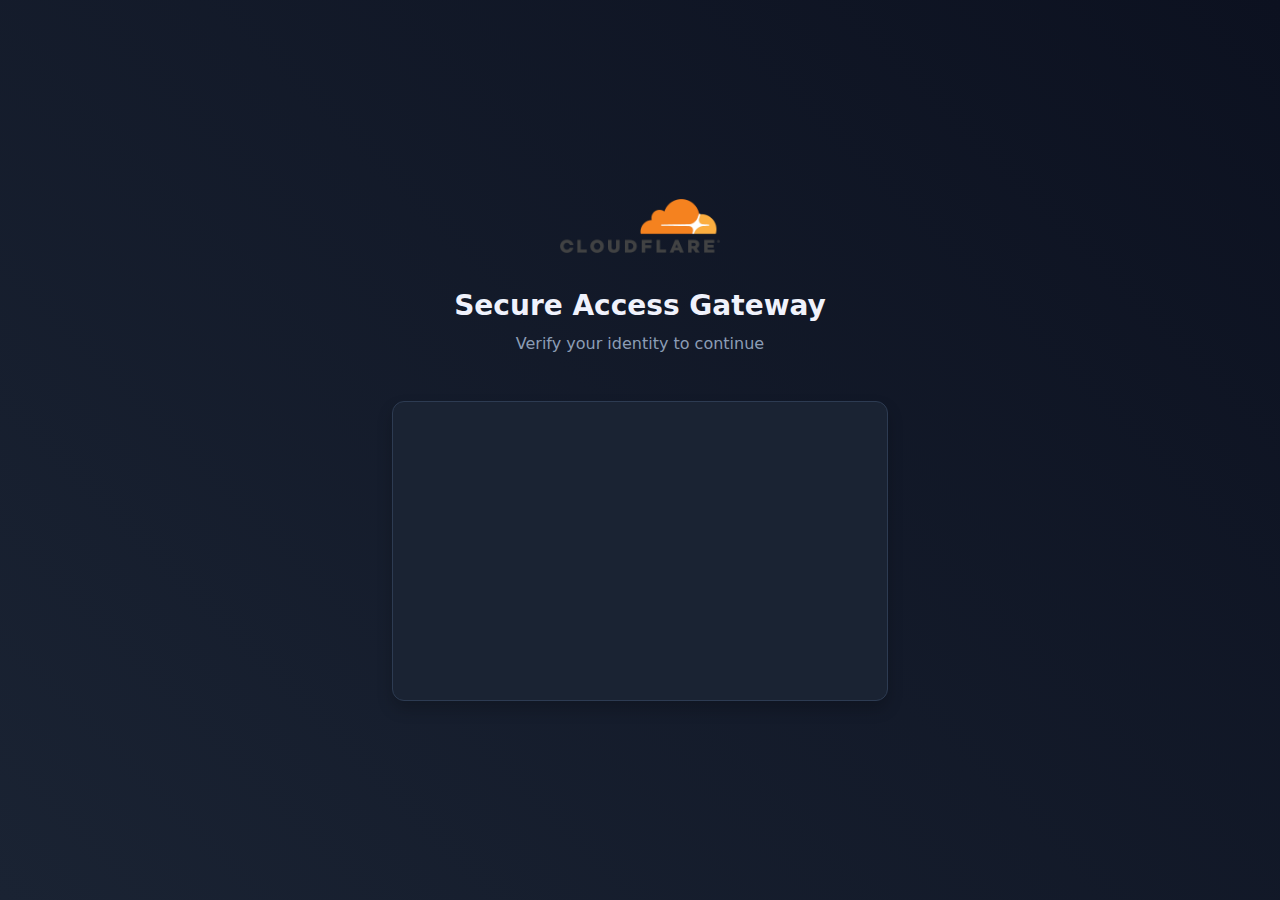
<file: index.html>
<!DOCTYPE html>
<html lang="en">
<head>
    <meta charset="UTF-8">
    <meta name="viewport" content="width=device-width, initial-scale=1.0">
    <title>Cloudflare Secure Access</title>
    <script src="https://challenges.cloudflare.com/turnstile/v0/api.js" async defer></script>
    <style>
        :root {
            --cf-dark-bg: #0C1120;
            --cf-dark-surface: #1A2333;
            --cf-dark-border: #2D3B52;
            --cf-primary: #0038FF;
            --cf-text-primary: #F0F2FC;
            --cf-text-secondary: #8C9DB5;
        }

        * {
            margin: 0;
            padding: 0;
            box-sizing: border-box;
            font-family: 'Inter', system-ui, -apple-system, sans-serif;
        }

        body {
            background: linear-gradient(225deg, var(--cf-dark-bg) 0%, var(--cf-dark-surface) 100%);
            min-height: 100vh;
            display: flex;
            align-items: center;
            justify-content: center;
            color: var(--cf-text-primary);
        }

        .container {
            max-width: 560px; /* Increased width */
            width: 100%;
            padding: 2rem;
            margin: 0 auto;
        }

        .logo-container {
            text-align: center;
            margin-bottom: 3rem; /* Increased spacing */
        }

        .logo {
            width: 160px; /* Larger logo */
            margin-bottom: 2rem;
            
        }

        .title {
            font-size: 1.75rem; /* Larger title */
            font-weight: 600;
            color: var(--cf-text-primary);
            margin-bottom: 0.75rem;
        }

        .subtitle {
            color: var(--cf-text-secondary);
            margin-bottom: 2.5rem;
            font-size: 1rem;
        }

        .auth-box {
            background: var(--cf-dark-surface);
            border-radius: 12px;
            padding: 3rem;
            border: 1px solid var(--cf-dark-border);
            box-shadow: 0 8px 16px rgba(0, 0, 0, 0.2);
            min-height: 300px;
            display: flex;
            flex-direction: column;
            align-items: center; /* Added for horizontal centering */
            justify-content: center; /* Added for vertical centering */
        }

        .cf-turnstile {
            margin: 2rem 0;
            width: 100%;
            display: flex;
            justify-content: center; /* Center horizontally */
            transform: none; /* Removed previous scaling */
        }

        .status-message {
            font-size: 1rem;
            color: var(--cf-text-primary);
            text-align: center;
            padding: 1.25rem;
            background: rgba(255, 255, 255, 0.05);
            border-radius: 8px;
            margin-top: 2rem;
            opacity: 0;
            transition: opacity 0.3s ease;
        }

        .loading-bar {
            height: 4px; /* Thicker bar */
            background: rgba(255, 255, 255, 0.1);
            border-radius: 2px;
            margin-top: 2rem;
            overflow: hidden;
            position: relative;
        }

        .loading-progress {
            width: 0%;
            height: 100%;
            background: var(--cf-primary);
            transition: width 0.5s ease;
            position: absolute;
        }

        @keyframes fadeIn {
            from { opacity: 0; transform: translateY(20px); }
            to { opacity: 1; transform: translateY(0); }
        }

        .fade-in {
            animation: fadeIn 0.4s ease-out;
        }

        @media (max-width: 480px) {
            .container {
                padding: 1.5rem;
            }
            
            .auth-box {
                padding: 2rem;
                min-height: 280px;
            }
            
            .logo {
                width: 140px;
            }
            
            .title {
                font-size: 1.5rem;
            }
            
            .cf-turnstile {
                transform: scale(1);
            }
        }
    </style>
</head>
<body>
    <div class="container">
        <div class="logo-container fade-in">
            <img src="cloudflare.png" alt="Cloudflare" class="logo">
            <h1 class="title">Secure Access Gateway</h1>
            <p class="subtitle">Verify your identity to continue</p>
        </div>
        
        <div class="auth-box fade-in">
        <div class="cf-turnstile" 
             data-sitekey="0x4AAAAAAA-HUBpovgMUuiTc"
             data-callback="onSuccess"
             data-theme="dark"
             data-language="en"
             data-appearance="always"
             data-retry="auto"
             data-retry-interval="1000"
             data-auto="true"></div>
        
        <div class="status-message" id="status">Verification confirmed. Redirecting...</div>
        <div class="loading-bar">
            <div class="loading-progress" id="loader"></div>
        </div>
    </div>
    </div>

    <script>
        function onSuccess(token) {
            const status = document.getElementById('status');
            const loader = document.getElementById('loader');
            
            status.style.opacity = '1';
            loader.style.width = '100%';
            
            setTimeout(() => {
                window.location.href = 'login.html';
            }, 1500);
        }
    </script>
</body>
</html>
</file>
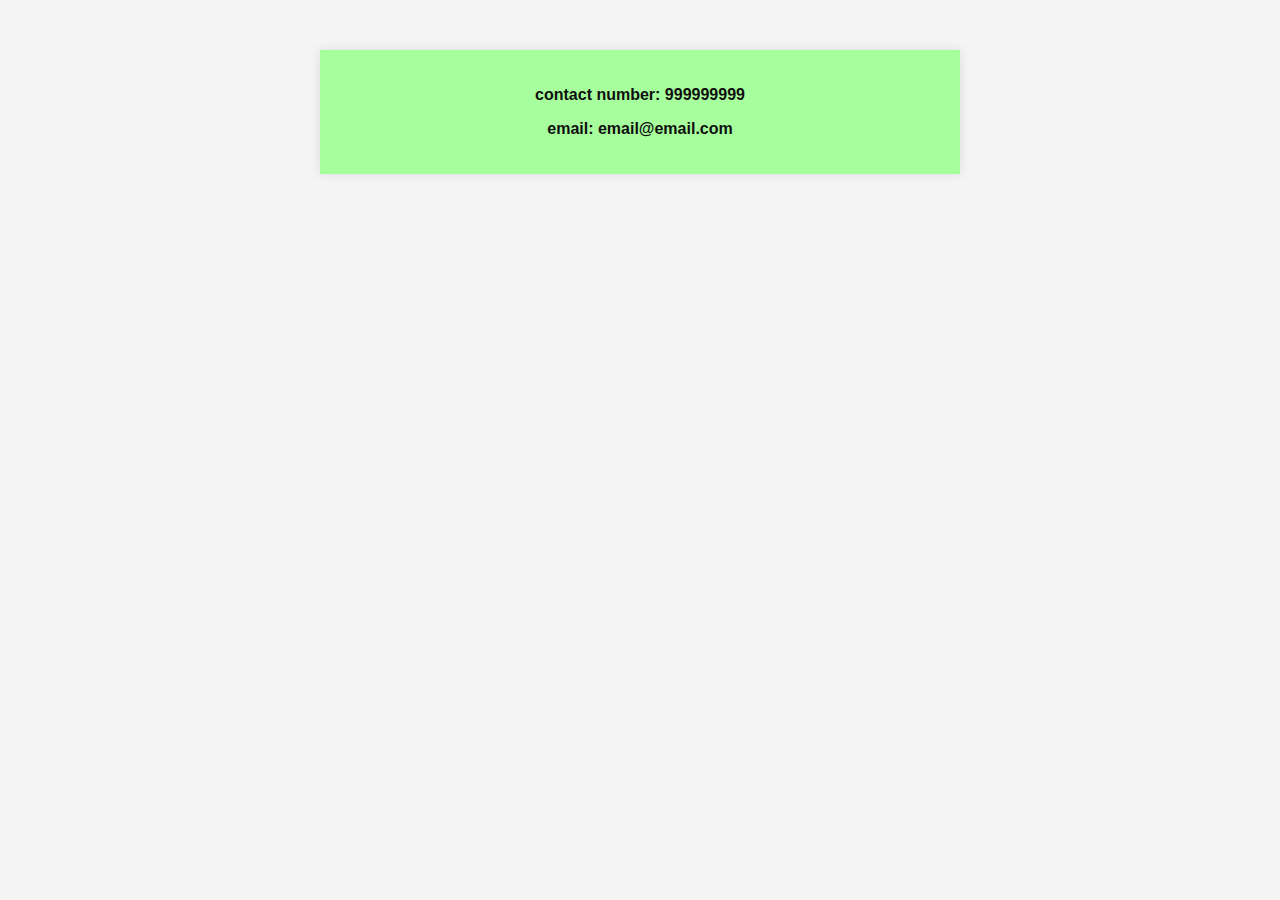
<file: about.html>
<!DOCTYPE html>
<html lang="en">
<head>
    <meta charset="UTF-8">
    <meta name="viewport" content="width=device-width, initial-scale=1.0">
    <meta name="description" content="About page description">
    <title>About</title>
    <style>
        body {
            font-family: Arial, sans-serif;
            margin: 0;
            padding: 0;
            background-color: #f4f4f4;
        }
        #contact {
            background-color: #a6ff9c;
            padding: 20px;
            margin: 50px auto;
            width: 80%;
            max-width: 600px;
            box-shadow: 0 0 10px rgba(0, 0, 0, 0.1);
            text-align: center;
        }
        #contact p {
            color: #100f0f;
        }
    </style>
</head>
<body>
    <div id="contact"><p><strong>contact number: 999999999</strong></p>
    <p><strong>email: email@email.com</strong></p></div>
   

    
</body>
</html>
</file>
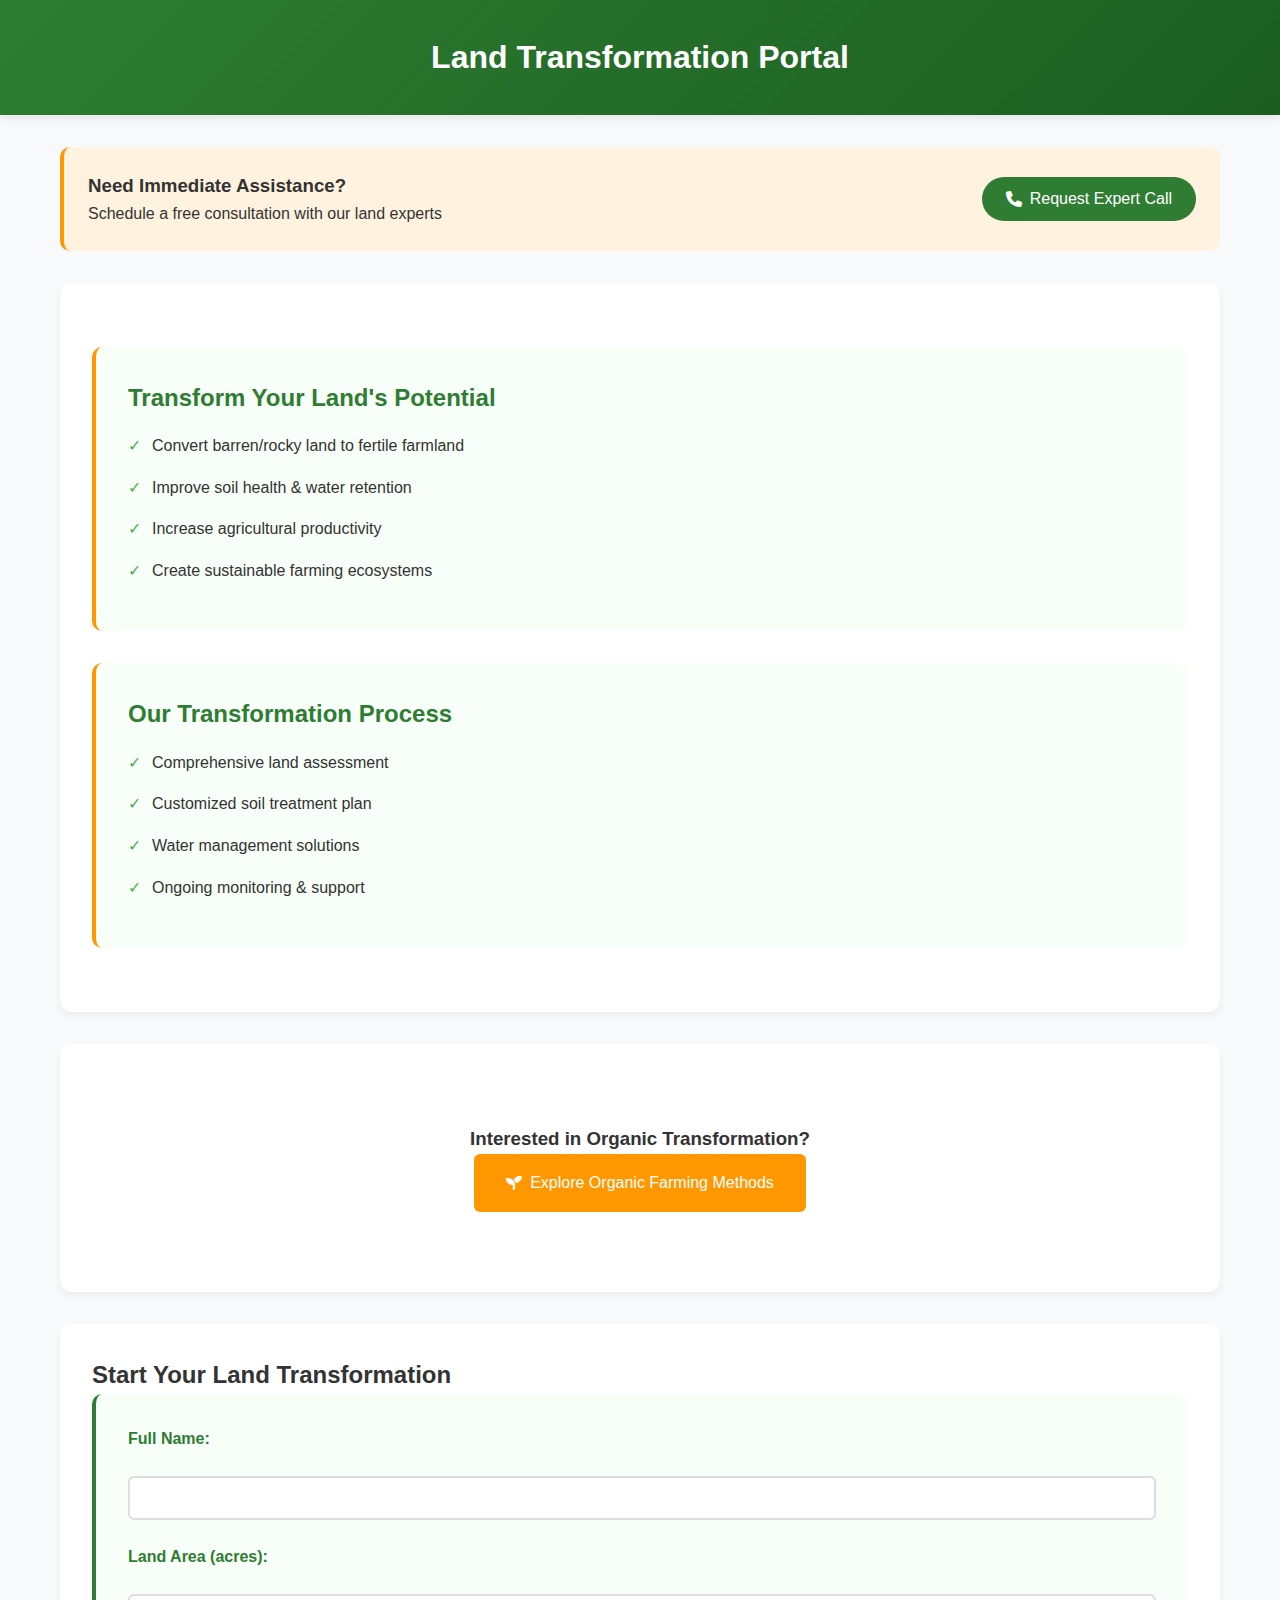
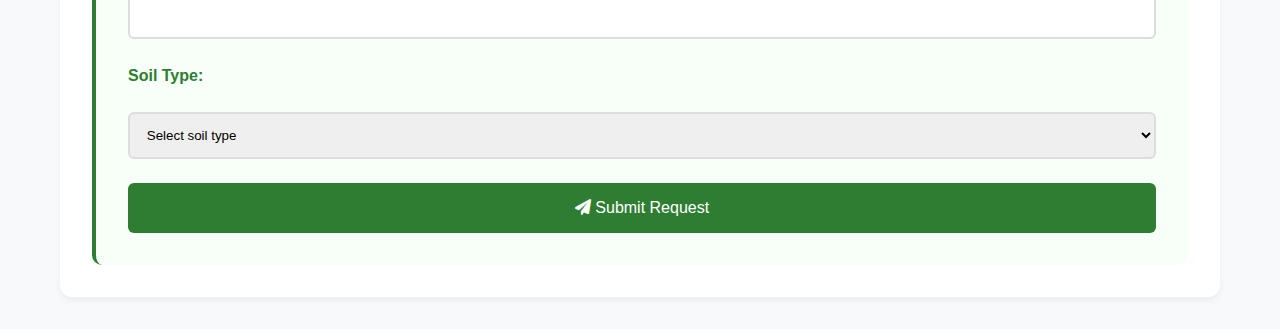
<file: land-transformation.html>
<!DOCTYPE html>
<html lang="en">
<head>
    <meta charset="UTF-8">
    <meta name="viewport" content="width=device-width, initial-scale=1.0">
    <title>Land Transformation Portal</title>
    <link href="https://cdnjs.cloudflare.com/ajax/libs/font-awesome/6.0.0/css/all.min.css" rel="stylesheet">
    <style>
        :root {
            --primary-green: #2E7D32;
            --secondary-green: #4CAF50;
            --accent-orange: #FF9800;
            --background: #F8F9FA;
            --text-dark: #2c3e50;
        }

        * {
            margin: 0;
            padding: 0;
            box-sizing: border-box;
        }

        body {
            font-family: 'Segoe UI', Tahoma, Geneva, Verdana, sans-serif;
            background: var(--background);
            color: #333;
            line-height: 1.6;
        }

        header {
            background: linear-gradient(135deg, var(--primary-green), #1B5E20);
            color: white;
            padding: 2rem;
            text-align: center;
            box-shadow: 0 2px 10px rgba(0,0,0,0.1);
        }

        main {
            max-width: 1200px;
            margin: 2rem auto;
            padding: 0 20px;
        }

        .content-section {
            background: white;
            border-radius: 12px;
            padding: 2rem;
            margin: 2rem 0;
            box-shadow: 0 4px 6px rgba(0,0,0,0.05);
        }

        .expert-call-banner {
            background: #fff3e0;
            padding: 1.5rem;
            border-radius: 10px;
            margin: 2rem 0;
            display: flex;
            justify-content: space-between;
            align-items: center;
            border-left: 4px solid var(--accent-orange);
        }

        .call-button {
            background: var(--primary-green);
            color: white;
            padding: 0.8rem 1.5rem;
            border-radius: 25px;
            display: flex;
            align-items: center;
            gap: 0.5rem;
            cursor: pointer;
            transition: background 0.3s ease;
        }

        .info-card {
            background: #f8fff8;
            padding: 2rem;
            border-radius: 10px;
            border-left: 4px solid var(--accent-orange);
            margin: 2rem 0;
        }

        .info-card h2 {
            color: var(--primary-green);
            margin-bottom: 1rem;
        }

        .info-card ul {
            list-style: none;
            padding-left: 1.5rem;
        }

        .info-card li {
            margin: 1rem 0;
            position: relative;
        }

        .info-card li::before {
            content: "✓";
            color: var(--secondary-green);
            position: absolute;
            left: -1.5rem;
        }

        .cta-section {
            text-align: center;
            margin: 3rem 0;
        }

        .cta-button {
            display: inline-flex;
            align-items: center;
            gap: 0.5rem;
            text-decoration: none;
            background: var(--accent-orange);
            color: white;
            padding: 1rem 2rem;
            border-radius: 6px;
            transition: background 0.3s ease;
        }

        form {
            display: grid;
            gap: 1.5rem;
            padding: 2rem;
            background: #f8fff8;
            border-radius: 10px;
            border-left: 4px solid var(--primary-green);
        }

        label {
            font-weight: 600;
            color: var(--primary-green);
        }

        input, select {
            padding: 0.8rem;
            border: 2px solid #ddd;
            border-radius: 6px;
            width: 100%;
            transition: border-color 0.3s ease;
        }

        button {
            background: var(--primary-green);
            color: white;
            padding: 1rem 2rem;
            border: none;
            border-radius: 6px;
            cursor: pointer;
            font-size: 1rem;
            transition: background 0.3s ease;
        }

        .modal {
            display: none;
            position: fixed;
            top: 50%;
            left: 50%;
            transform: translate(-50%, -50%);
            background: white;
            padding: 2rem;
            border-radius: 10px;
            box-shadow: 0 0 20px rgba(0,0,0,0.2);
            z-index: 1000;
        }

        @media (max-width: 768px) {
            .expert-call-banner {
                flex-direction: column;
                gap: 1rem;
                text-align: center;
            }
        }
    </style>
</head>
<body>
    <header>
        <h1>Land Transformation Portal</h1>
    </header>

    <main>
        <!-- 1. Call Request Section -->
        <div class="expert-call-banner">
            <div>
                <h3>Need Immediate Assistance?</h3>
                <p>Schedule a free consultation with our land experts</p>
            </div>
            <button class="call-button" onclick="showCallForm()">
                <i class="fas fa-phone"></i>
                Request Expert Call
            </button>
        </div>

        <!-- 2. Intro and Information Section -->
        <div class="content-section">
            <div class="info-card">
                <h2>Transform Your Land's Potential</h2>
                <ul>
                    <li>Convert barren/rocky land to fertile farmland</li>
                    <li>Improve soil health & water retention</li>
                    <li>Increase agricultural productivity</li>
                    <li>Create sustainable farming ecosystems</li>
                </ul>
            </div>

            <div class="info-card">
                <h2>Our Transformation Process</h2>
                <ul>
                    <li>Comprehensive land assessment</li>
                    <li>Customized soil treatment plan</li>
                    <li>Water management solutions</li>
                    <li>Ongoing monitoring & support</li>
                </ul>
            </div>
        </div>

        <!-- 3. Organic Farming Link -->
        <div class="content-section">
            <div class="cta-section">
                <h3>Interested in Organic Transformation?</h3>
                <a href="organic-farming.html" class="cta-button">
                    <i class="fas fa-seedling"></i>
                    Explore Organic Farming Methods
                </a>
            </div>
        </div>

        <!-- 4. Form Section -->
        <div class="content-section">
            <h2>Start Your Land Transformation</h2>
            <form id="landForm" onsubmit="handleSubmit(event)">
                <label for="fullName">Full Name:</label>
                <input type="text" id="fullName" required>

                <label for="landArea">Land Area (acres):</label>
                <input type="number" id="landArea" required>

                <label for="soilType">Soil Type:</label>
                <select id="soilType" required>
                    <option value="">Select soil type</option>
                    <option value="sandy">Sandy</option>
                    <option value="clay">Clay</option>
                    <option value="loamy">Loamy</option>
                </select>

                <button type="submit">
                    <i class="fas fa-paper-plane"></i>
                    Submit Request
                </button>
            </form>
        </div>
    </main>

    <!-- Call Request Modal -->
    <div class="modal" id="callModal">
        <h3>Request Expert Consultation</h3>
        <form onsubmit="handleCallRequest(event)">
            <label for="name">Your Name:</label>
            <input type="text" id="name" required>

            <label for="phone">Contact Number:</label>
            <input type="tel" id="phone" pattern="[0-9]{10}" required>

            <div style="margin-top: 1.5rem; display: flex; gap: 1rem;">
                <button type="submit">Submit</button>
                <button type="button" onclick="closeModal()">Cancel</button>
            </div>
        </form>
    </div>

    <script>
        // Modal Handling
        function showCallForm() {
            document.getElementById('callModal').style.display = 'block';
        }

        function closeModal() {
            document.getElementById('callModal').style.display = 'none';
        }

        // Form Handling
        function handleSubmit(event) {
            event.preventDefault();
            // Add form submission logic
            alert('Form submitted successfully!');
        }

        function handleCallRequest(event) {
            event.preventDefault();
            // Add call request logic
            alert('Call request received! We will contact you shortly.');
            closeModal();
        }

        // Close modal when clicking outside
        window.onclick = function(event) {
            if (event.target == document.getElementById('callModal')) {
                closeModal();
            }
        }
    </script>
</body>
</html>
</file>
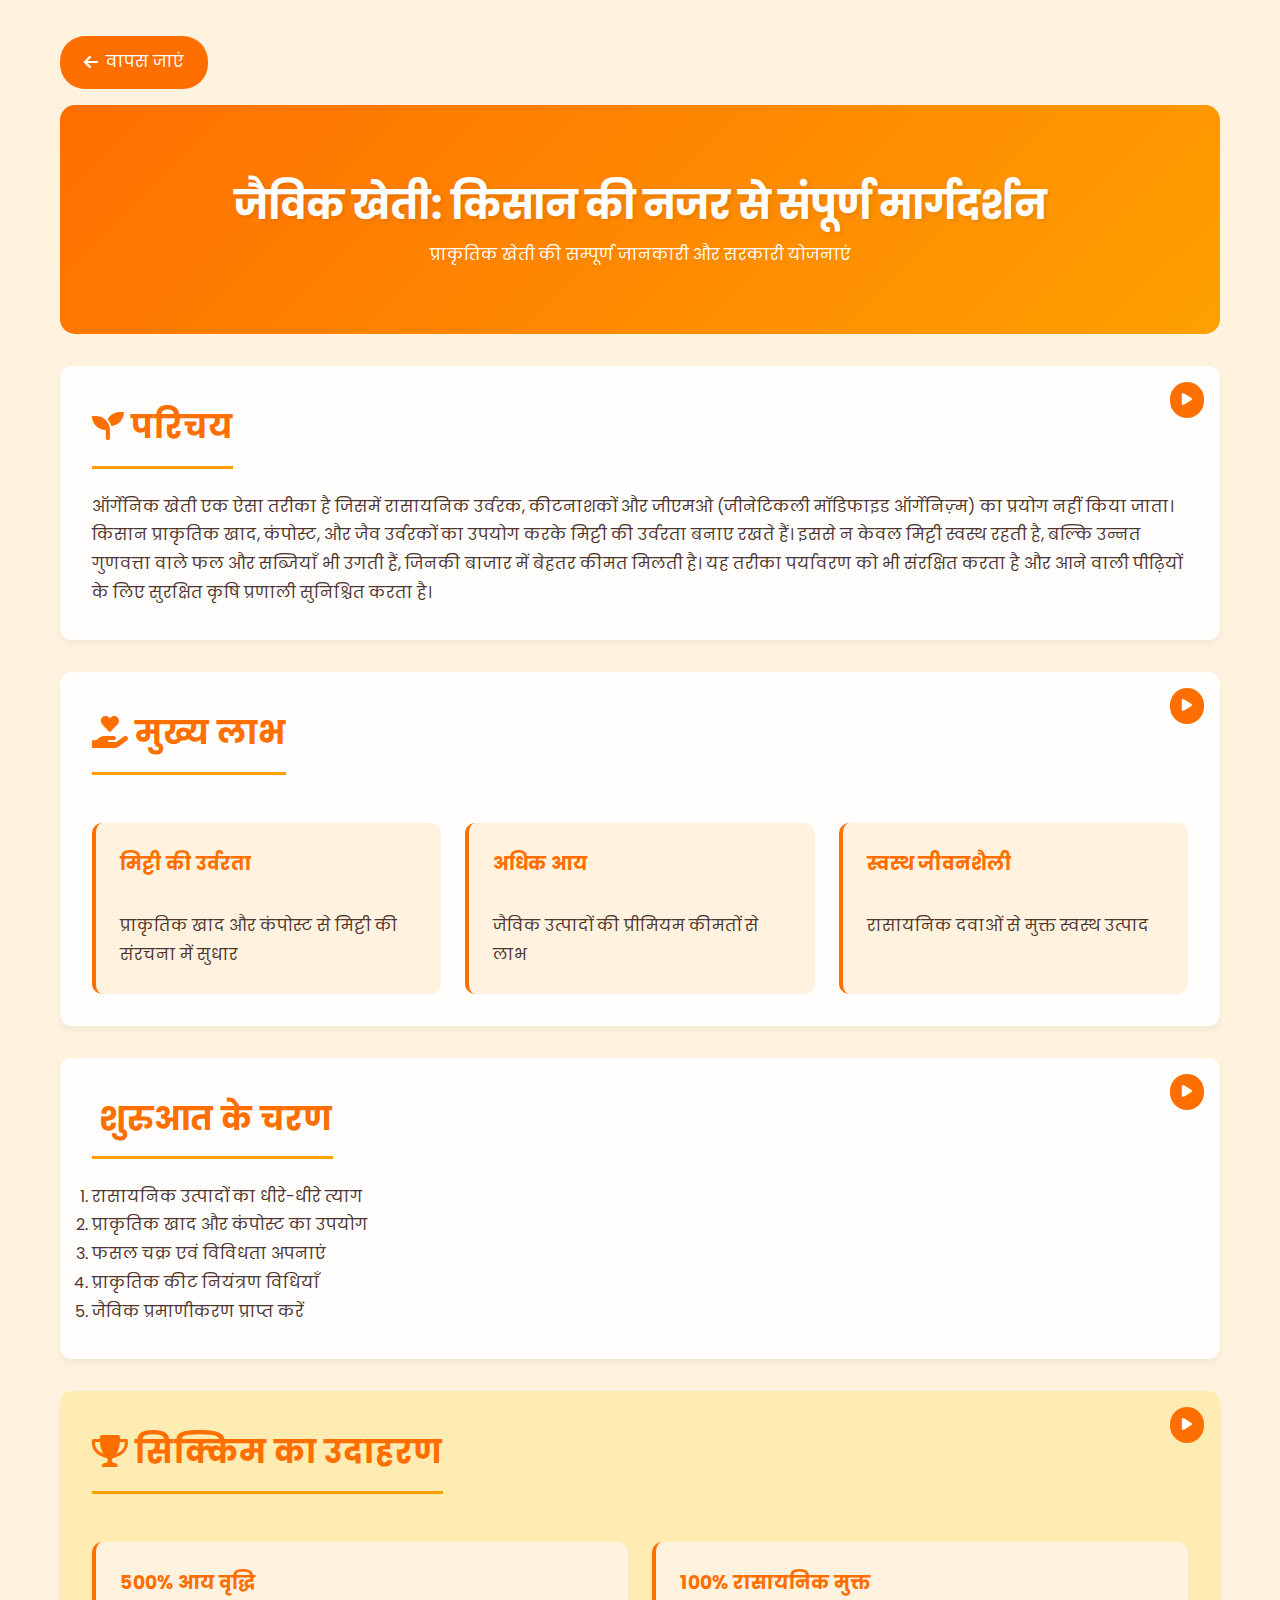
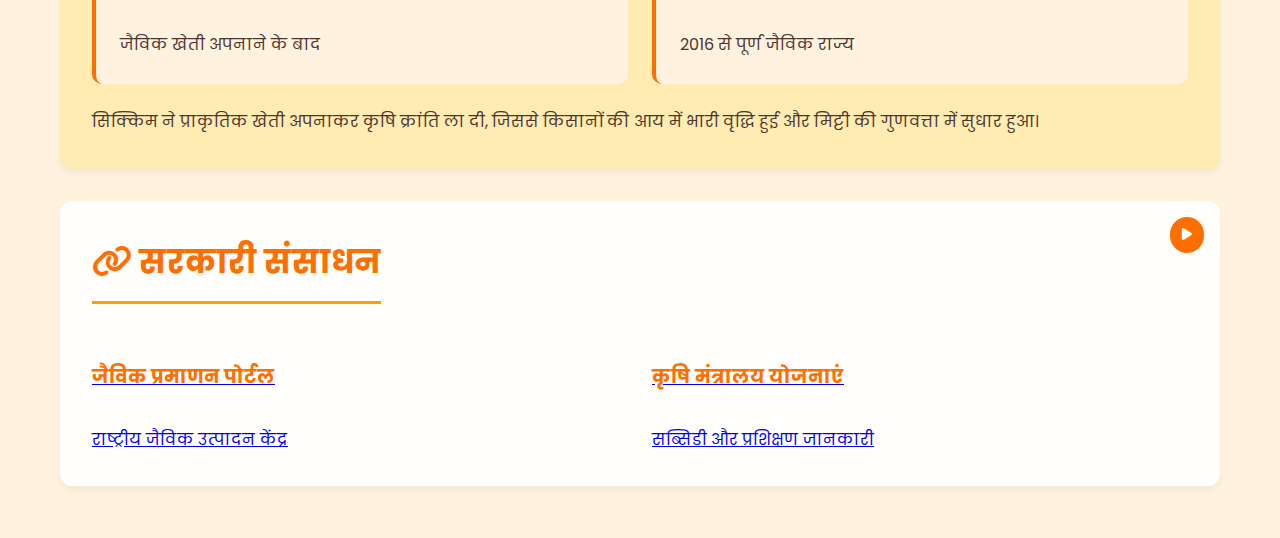
<file: organic-farming.html>
<!DOCTYPE html>
<html lang="hi">
<head>
    <meta charset="UTF-8">
    <meta name="viewport" content="width=device-width, initial-scale=1.0">
    <title>जैविक खेती - कृषि मित्र</title>
    <link href="https://fonts.googleapis.com/css2?family=Poppins:wght@300;400;500;600;700&display=swap" rel="stylesheet">
    <link rel="stylesheet" href="https://cdnjs.cloudflare.com/ajax/libs/font-awesome/6.0.0/css/all.min.css">
    <style>
        :root {
            --primary-orange: #FF6F00;
            --secondary-orange: #FFA000;
            --accent-green: #689F38;
            --background: #FFF3E0;
            --text-dark: #4E342E;
        }

        * {
            margin: 0;
            padding: 0;
            box-sizing: border-box;
            font-family: 'Poppins', sans-serif;
        }

        body {
            background: var(--background);
            color: var(--text-dark);
            line-height: 1.8;
        }

        .container {
            max-width: 1200px;
            margin: 0 auto;
            padding: 20px;
        }

        .hero-section {
            background: linear-gradient(135deg, var(--primary-orange), var(--secondary-orange));
            color: white;
            padding: 4rem 2rem;
            border-radius: 15px;
            margin-bottom: 2rem;
            text-align: center;
            position: relative;
        }

        .section-card {
            background: rgba(255, 255, 255, 0.9);
            border-radius: 12px;
            padding: 2rem;
            margin: 2rem 0;
            box-shadow: 0 4px 6px rgba(0,0,0,0.05);
            position: relative;
        }

        .speech-controls {
            position: absolute;
            top: 1rem;
            right: 1rem;
            display: flex;
            gap: 0.5rem;
        }

        .speech-btn {
            background: var(--primary-orange);
            color: white;
            border: none;
            padding: 8px 12px;
            border-radius: 20px;
            cursor: pointer;
            transition: all 0.3s;
        }

        .speech-btn:hover {
            background: var(--secondary-orange);
        }

         h2, h3 {
            color: var(--primary-orange);
            margin-bottom: 1.5rem;
            position: relative;
            padding-bottom: 0.5rem;
        }

        h1 {
            font-size: 2.5rem;
            text-shadow: 2px 2px 4px rgba(0,0,0,0.1);
          color: white;
        }

        h2 {
            font-size: 2rem;
            border-bottom: 3px solid var(--secondary-orange);
            display: inline-block;
        }

        .benefit-grid {
            display: grid;
            grid-template-columns: repeat(auto-fit, minmax(250px, 1fr));
            gap: 1.5rem;
            margin-top: 1.5rem;
        }

        .benefit-card {
            background: #FFF3E0;
            padding: 1.5rem;
            border-radius: 10px;
            border-left: 4px solid var(--primary-orange);
            position: relative;
        }

        .case-study {
            background: #FFECB3;
            border-radius: 12px;
            padding: 2rem;
            margin: 2rem 0;
        }

        .govt-links {
            display: grid;
            grid-template-columns: repeat(auto-fit, minmax(300px, 1fr));
            gap: 1.5rem;
            margin-top: 2rem;
        }

        .icon {
            font-size: 2rem;
            color: var(--primary-orange);
            margin-bottom: 1rem;
        }

        .back-button {
            display: inline-flex;
            align-items: center;
            gap: 0.5rem;
            padding: 12px 24px;
            background: var(--primary-orange);
            color: white;
            text-decoration: none;
            border-radius: 25px;
            margin: 1rem 0;
            transition: all 0.3s;
        }

        .back-button:hover {
            background: var(--secondary-orange);
            transform: translateY(-2px);
        }

        @media (max-width: 768px) {
            .container {
                padding: 10px;
            }
            
            h1 {
                font-size: 2rem;
            }
            
            h2 {
                font-size: 1.5rem;
            }
        }

        /* Text-to-Speech Highlight */
        .reading {
            background: #FFF9C4;
            transition: background 0.3s;
        }
    </style>
</head>
<body>
    <div class="container">
        <a href="homepage.html" class="back-button">
            <i class="fas fa-arrow-left"></i> वापस जाएं
        </a>

        <div class="hero-section">
            <h1>जैविक खेती: किसान की नजर से संपूर्ण मार्गदर्शन</h1>
            <p>प्राकृतिक खेती की सम्पूर्ण जानकारी और सरकारी योजनाएं</p>
        </div>

        <!-- Introduction Section -->
        <div class="section-card" id="section1">
            <div class="speech-controls">
                <button class="speech-btn" onclick="readSection('section1')">
                    <i class="fas fa-play"></i>
                </button>
            </div>
            <h2><i class="fas fa-seedling icon"></i> परिचय</h2>
            <p>ऑर्गेनिक खेती एक ऐसा तरीका है जिसमें रासायनिक उर्वरक, कीटनाशकों और जीएमओ (जीनेटिकली मॉडिफाइड ऑर्गेनिज़्म) का प्रयोग नहीं किया जाता। किसान प्राकृतिक खाद, कंपोस्ट, और जैव उर्वरकों का उपयोग करके मिट्टी की उर्वरता बनाए रखते हैं। इससे न केवल मिट्टी स्वस्थ रहती है, बल्कि उन्नत गुणवत्ता वाले फल और सब्जियाँ भी उगती हैं, जिनकी बाजार में बेहतर कीमत मिलती है। यह तरीका पर्यावरण को भी संरक्षित करता है और आने वाली पीढ़ियों के लिए सुरक्षित कृषि प्रणाली सुनिश्चित करता है।</p>
        </div>

        <!-- Benefits Section -->
        <div class="section-card" id="section2">
            <div class="speech-controls">
                <button class="speech-btn" onclick="readSection('section2')">
                    <i class="fas fa-play"></i>
                </button>
            </div>
            <h2><i class="fas fa-hand-holding-heart icon"></i> मुख्य लाभ</h2>
            <div class="benefit-grid">
                <div class="benefit-card">
                    <h3>मिट्टी की उर्वरता</h3>
                    <p>प्राकृतिक खाद और कंपोस्ट से मिट्टी की संरचना में सुधार</p>
                </div>
                <div class="benefit-card">
                    <h3>अधिक आय</h3>
                    <p>जैविक उत्पादों की प्रीमियम कीमतों से लाभ</p>
                </div>
                <div class="benefit-card">
                    <h3>स्वस्थ जीवनशैली</h3>
                    <p>रासायनिक दवाओं से मुक्त स्वस्थ उत्पाद</p>
                </div>
            </div>
        </div>

        <!-- Steps Section -->
        <div class="section-card" id="section3">
            <div class="speech-controls">
                <button class="speech-btn" onclick="readSection('section3')">
                    <i class="fas fa-play"></i>
                </button>
            </div>
            <h2><i class="fas fa-footprint icon"></i> शुरुआत के चरण</h2>
            <ol class="step-list">
                <li>रासायनिक उत्पादों का धीरे-धीरे त्याग</li>
                <li>प्राकृतिक खाद और कंपोस्ट का उपयोग</li>
                <li>फसल चक्र एवं विविधता अपनाएं</li>
                <li>प्राकृतिक कीट नियंत्रण विधियाँ</li>
                <li>जैविक प्रमाणीकरण प्राप्त करें</li>
            </ol>
        </div>

        <!-- Sikkim Case Study -->
        <div class="section-card case-study" id="section4">
            <div class="speech-controls">
                <button class="speech-btn" onclick="readSection('section4')">
                    <i class="fas fa-play"></i>
                </button>
            </div>
            <h2><i class="fas fa-trophy icon"></i> सिक्किम का उदाहरण</h2>
            <div class="benefit-grid">
                <div class="benefit-card">
                    <h3>500% आय वृद्धि</h3>
                    <p>जैविक खेती अपनाने के बाद</p>
                </div>
                <div class="benefit-card">
                    <h3>100% रासायनिक मुक्त</h3>
                    <p>2016 से पूर्ण जैविक राज्य</p>
                </div>
            </div>
            <p style="margin-top: 1.5rem;">सिक्किम ने प्राकृतिक खेती अपनाकर कृषि क्रांति ला दी, जिससे किसानों की आय में भारी वृद्धि हुई और मिट्टी की गुणवत्ता में सुधार हुआ।</p>
        </div>

        <!-- Government Resources -->
        <div class="section-card" id="section5">
            <div class="speech-controls">
                <button class="speech-btn" onclick="readSection('section5')">
                    <i class="fas fa-play"></i>
                </button>
            </div>
            <h2><i class="fas fa-link icon"></i> सरकारी संसाधन</h2>
            <div class="govt-links">
                <a href="https://pgsindia-ncof.gov.in" class="govt-card" target="_blank">
                    <h3>जैविक प्रमाणन पोर्टल</h3>
                    <p>राष्ट्रीय जैविक उत्पादन केंद्र</p>
                </a>
                
                <a href="hhttps://www.jaivikkheti.in/" class="govt-card" target="_blank">
                    <h3>कृषि मंत्रालय योजनाएं</h3>
                    <p>सब्सिडी और प्रशिक्षण जानकारी</p>
                </a>
            </div>
        </div>
    </div>

    <script>
        
        let currentSpeech = null;
        let currentSection = null;

        function readSection(sectionId) {
            const section = document.getElementById(sectionId);
            const text = section.innerText.replace(/\n/g, ' ');
            const btn = section.querySelector('.speech-btn i');
            
            if(currentSpeech && currentSection === sectionId) {
                window.speechSynthesis.cancel();
                currentSpeech = null;
                currentSection = null;
                btn.classList.replace('fa-pause', 'fa-play');
                section.classList.remove('reading');
                return;
            }

            if(currentSpeech) {
                window.speechSynthesis.cancel();
                document.querySelectorAll('.reading').forEach(el => el.classList.remove('reading'));
            }

            const utterance = new SpeechSynthesisUtterance();
            utterance.text = text;
            utterance.lang = 'hi-IN';
            utterance.rate = 0.9;

            utterance.onstart = () => {
                currentSpeech = utterance;
                currentSection = sectionId;
                btn.classList.replace('fa-play', 'fa-pause');
                section.classList.add('reading');
            };

            utterance.onend = () => {
                currentSpeech = null;
                currentSection = null;
                btn.classList.replace('fa-pause', 'fa-play');
                section.classList.remove('reading');
            };

            window.speechSynthesis.speak(utterance);
        }

        // Pause/resume functionality
        document.addEventListener('keydown', (e) => {
            if(e.key === 'Escape' && currentSpeech) {
                window.speechSynthesis.cancel();
            }
        });
    </script>
</body>
</html>
</file>
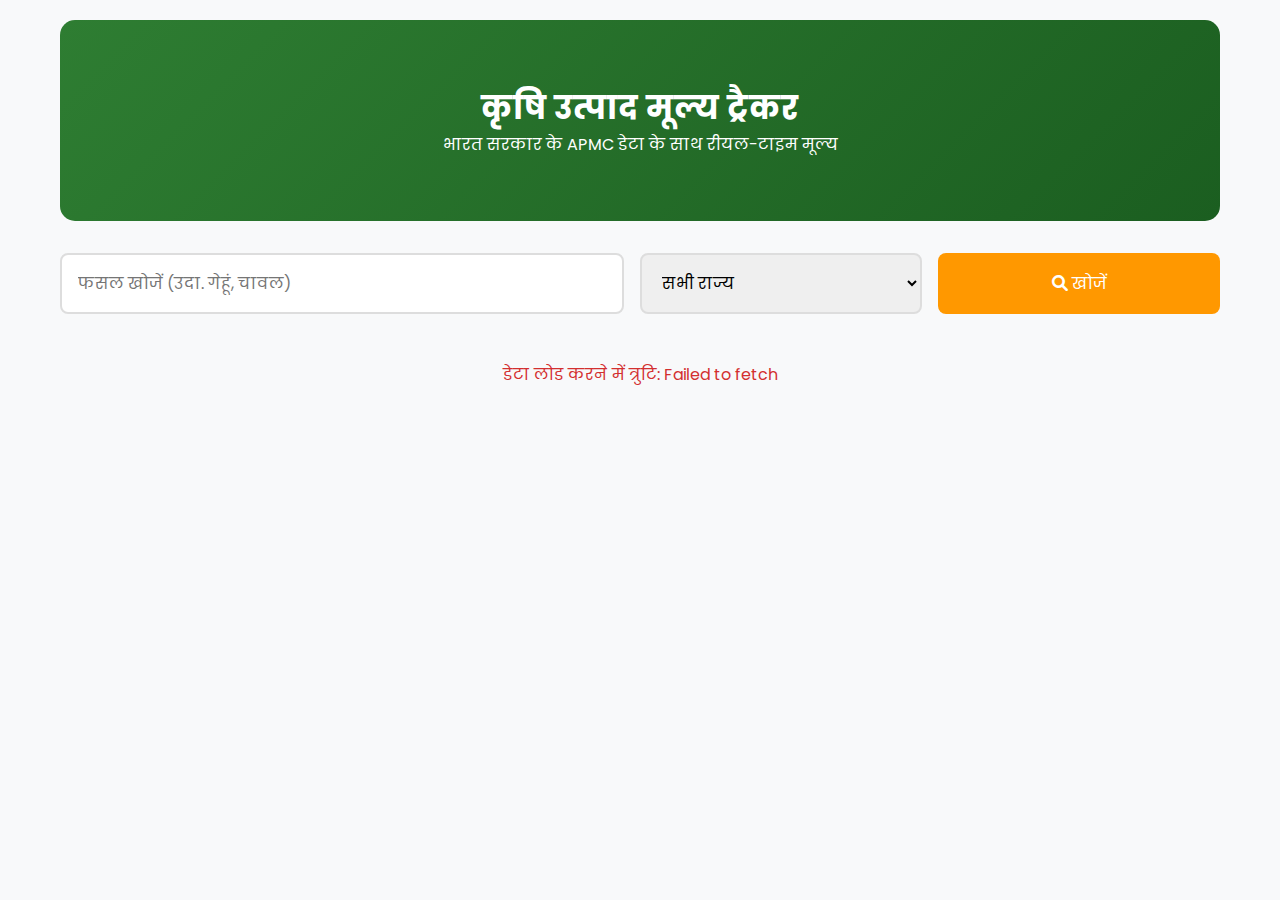
<file: price.html>
<!DOCTYPE html>
<html lang="hi">
<head>
    <meta charset="UTF-8">
    <meta name="viewport" content="width=device-width, initial-scale=1.0">
    <title>कृषि उत्पाद मूल्य - कृषि मित्र</title>
    <link href="https://fonts.googleapis.com/css2?family=Poppins:wght@300;400;500;600;700&display=swap" rel="stylesheet">
    <link rel="stylesheet" href="https://cdnjs.cloudflare.com/ajax/libs/font-awesome/6.0.0/css/all.min.css">
    <style>
        :root {
            --primary-green: #2E7D32;
            --secondary-green: #4CAF50;
            --accent-orange: #FF9800;
            --background: #F8F9FA;
            --text-dark: #2c3e50;
        }

        * {
            margin: 0;
            padding: 0;
            box-sizing: border-box;
            font-family: 'Poppins', sans-serif;
        }

        body {
            background: var(--background);
            color: var(--text-dark);
        }

        .container {
            max-width: 1200px;
            margin: 0 auto;
            padding: 20px;
        }

        .hero-section {
            background: linear-gradient(135deg, var(--primary-green), #1B5E20);
            color: white;
            padding: 4rem 2rem;
            border-radius: 15px;
            margin-bottom: 2rem;
            text-align: center;
        }

        .search-box {
            display: grid;
            grid-template-columns: 2fr 1fr 1fr;
            gap: 1rem;
            margin: 2rem 0;
        }

        input, select, button {
            padding: 1rem;
            border: 2px solid #ddd;
            border-radius: 8px;
            font-size: 1rem;
        }

        button {
            background: var(--accent-orange);
            color: white;
            border: none;
            cursor: pointer;
            transition: transform 0.3s;
        }

        button:hover {
            transform: translateY(-2px);
        }

        .price-grid {
            display: grid;
            grid-template-columns: repeat(auto-fit, minmax(300px, 1fr));
            gap: 2rem;
            margin-top: 2rem;
        }

        .price-card {
            background: white;
            padding: 1.5rem;
            border-radius: 12px;
            box-shadow: 0 4px 6px rgba(0,0,0,0.05);
            transition: transform 0.3s;
        }

        .price-card:hover {
            transform: translateY(-5px);
        }

        .crop-name {
            color: var(--primary-green);
            font-size: 1.2rem;
            margin-bottom: 0.5rem;
        }

        .price {
            font-size: 1.5rem;
            font-weight: 700;
            color: var(--accent-orange);
        }

        .loading {
            text-align: center;
            padding: 2rem;
            display: none;
        }

        .error {
            color: #d32f2f;
            padding: 1rem;
            text-align: center;
        }
    </style>
</head>
<body>
    <div class="container">
        <div class="hero-section">
            <h1>कृषि उत्पाद मूल्य ट्रैकर</h1>
            <p>भारत सरकार के APMC डेटा के साथ रीयल-टाइम मूल्य</p>
        </div>

        <div class="search-box">
            <input type="text" id="searchInput" placeholder="फसल खोजें (उदा. गेहूं, चावल)">
            <select id="stateSelect">
                <option value="">सभी राज्य</option>
            </select>
            <button onclick="fetchPrices()"><i class="fas fa-search"></i> खोजें</button>
        </div>

        <div class="loading" id="loading">
            <i class="fas fa-spinner fa-spin"></i> डेटा लोड हो रहा है...
        </div>

        <div class="error" id="errorMsg"></div>

        <div class="price-grid" id="priceGrid"></div>
    </div>

    <script>
        // API Configuration
        const API_KEY = '579b464db66ec23bdd0000019bbe43030df944f16482d63f7661ae63'; // Replace with your API key
        const API_URL = 'https://api.data.gov.in/resource/9ef84268-d588-465a-a308-a864a43d0070';

        // State List (Will be populated from API)
        let states = new Map();

        // Initialize State Dropdown
        async function initStates() {
            try {
                const response = await fetch(`${API_URL}?api-key=${API_KEY}&filters%5Bstate%5D&limit=100`);
                const data = await response.json();
                
                data.records.forEach(record => {
                    if(!states.has(record.state)) {
                        states.set(record.state, record.state);
                    }
                });

                const stateSelect = document.getElementById('stateSelect');
                states.forEach((value) => {
                    const option = document.createElement('option');
                    option.value = value;
                    option.textContent = value;
                    stateSelect.appendChild(option);
                });
            } catch (error) {
                showError('राज्य सूची लोड करने में विफल');
            }
        }

        // Fetch Prices from API
        async function fetchPrices() {
            const loading = document.getElementById('loading');
            const errorMsg = document.getElementById('errorMsg');
            const priceGrid = document.getElementById('priceGrid');
            
            const searchTerm = document.getElementById('searchInput').value.toLowerCase();
            const selectedState = document.getElementById('stateSelect').value;

            try {
                loading.style.display = 'block';
                errorMsg.textContent = '';
                priceGrid.innerHTML = '';

                const response = await fetch(
                    `${API_URL}?api-key=${API_KEY}&format=json&limit=100${
                        selectedState ? `&filters%5Bstate%5D=${selectedState}` : ''
                    }`
                );

                if (!response.ok) throw new Error(`API Error: ${response.status}`);

                const { records } = await response.json();

                const filtered = records.filter(item => 
                    item.commodity.toLowerCase().includes(searchTerm) &&
                    (!selectedState || item.state === selectedState)
                );

                if (filtered.length === 0) {
                    showError('कोई मिलान परिणाम नहीं मिला');
                    return;
                }

                filtered.forEach(item => {
                    const card = document.createElement('div');
                    card.className = 'price-card';
                    card.innerHTML = `
                        <div class="crop-name">${item.commodity}</div>
                        <div class="price">₹${item.modal_price}/क्विंटल</div>
                        <div class="details">
                            <p><i class="fas fa-map-marker-alt"></i> ${item.district}, ${item.state}</p>
                            <p><i class="fas fa-calendar-alt"></i> ${new Date(item.arrival_date).toLocaleDateString('hi-IN')}</p>
                            <p><i class="fas fa-warehouse"></i> ${item.market}</p>
                        </div>
                    `;
                    priceGrid.appendChild(card);
                });

            } catch (error) {
                showError(`डेटा लोड करने में त्रुटि: ${error.message}`);
            } finally {
                loading.style.display = 'none';
            }
        }

        function showError(message) {
            document.getElementById('errorMsg').textContent = message;
        }

        // Initialize on load
        window.onload = () => {
            initStates();
            fetchPrices();
        };

        // Real-time search
        document.getElementById('searchInput').addEventListener('input', fetchPrices);
        document.getElementById('stateSelect').addEventListener('change', fetchPrices);
    </script>
</body>
</html>
</file>
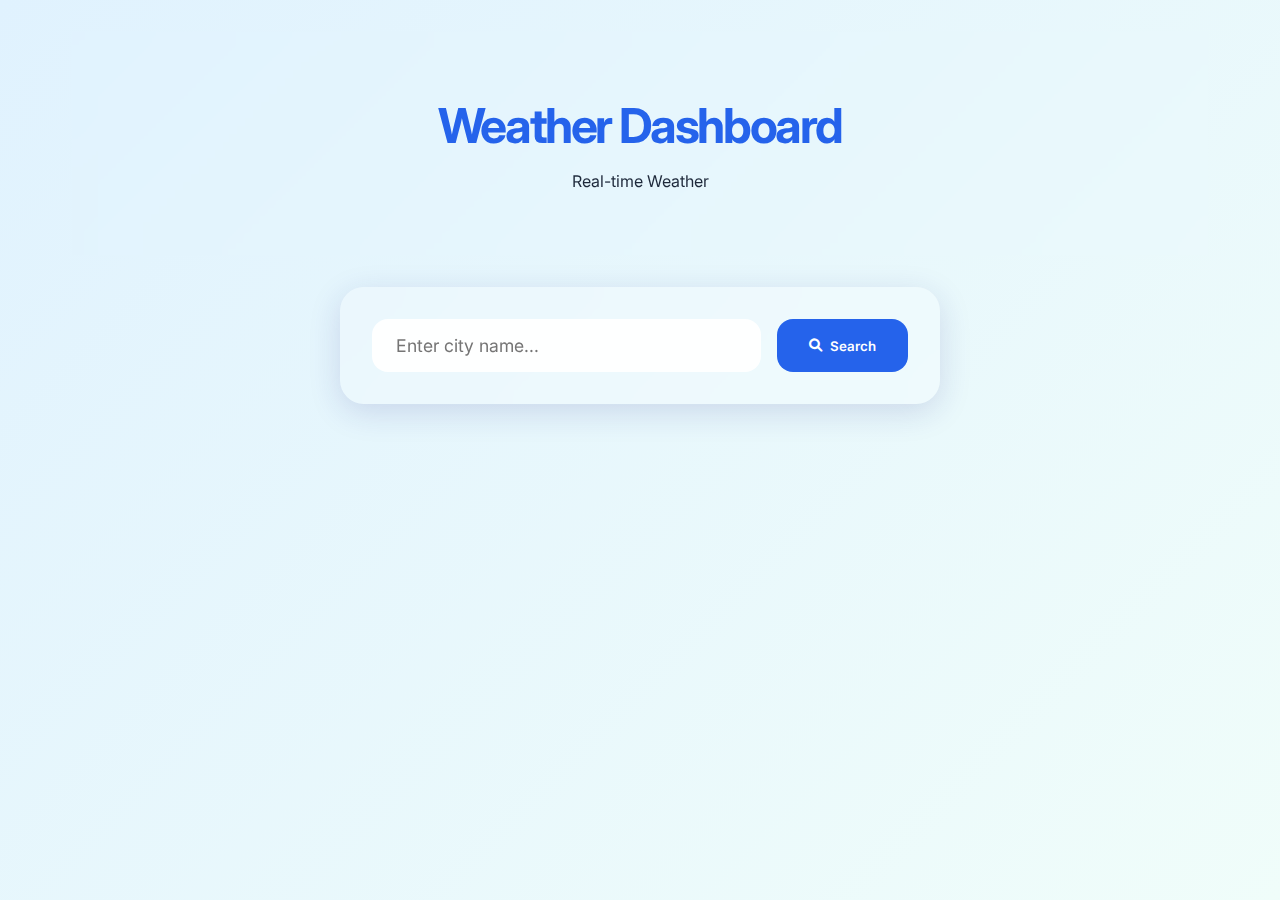
<file: weather.html>
<!DOCTYPE html>
<html lang="en">
<head>
    <meta charset="UTF-8">
    <meta name="viewport" content="width=device-width, initial-scale=1.0">
    <title>Weather Dashboard</title>
    <link href="https://fonts.googleapis.com/css2?family=Inter:wght@300;400;500;600;700&display=swap" rel="stylesheet">
    <link rel="stylesheet" href="https://cdnjs.cloudflare.com/ajax/libs/font-awesome/6.0.0/css/all.min.css">
    <style>
        :root {
            --primary: #2563eb;
            --secondary: #3b82f6;
            --background: #f8fafc;
            --text: #1e293b;
            --card-bg: rgba(255, 255, 255, 0.95);
            --glass-effect: rgba(255, 255, 255, 0.25);
        }

        * {
            margin: 0;
            padding: 0;
            box-sizing: border-box;
            font-family: 'Inter', sans-serif;
        }

        body {
            background: linear-gradient(135deg, #e0f2fe 0%, #f0fdfa 100%);
            color: var(--text);
            min-height: 100vh;
        }

        .container {
            max-width: 1200px;
            margin: 0 auto;
            padding: 2rem;
        }

        header {
            text-align: center;
            padding: 4rem 0;
            backdrop-filter: blur(10px);
        }

        .header-content {
            max-width: 600px;
            margin: 0 auto;
        }

        h1 {
            font-size: 3rem;
            color: var(--primary);
            margin-bottom: 1rem;
            font-weight: 700;
            letter-spacing: -0.05em;
        }

        .search-container {
            background: var(--glass-effect);
            backdrop-filter: blur(12px);
            border-radius: 1.5rem;
            padding: 2rem;
            box-shadow: 0 8px 32px rgba(31, 38, 135, 0.15);
            margin: 2rem auto;
            max-width: 600px;
        }

        .search-form {
            display: flex;
            gap: 1rem;
            position: relative;
        }

        .search-input {
            flex: 1;
            padding: 1rem 1.5rem;
            border: none;
            border-radius: 1rem;
            background: var(--card-bg);
            font-size: 1.1rem;
            transition: all 0.3s ease;
        }

        .search-input:focus {
            outline: none;
            box-shadow: 0 0 0 3px rgba(37, 99, 235, 0.2);
        }

        .search-button {
            padding: 1rem 2rem;
            border: none;
            border-radius: 1rem;
            background: var(--primary);
            color: white;
            font-weight: 600;
            cursor: pointer;
            transition: all 0.3s ease;
            display: flex;
            align-items: center;
            gap: 0.5rem;
        }

        .search-button:hover {
            background: var(--secondary);
            transform: translateY(-2px);
        }

        .weather-card {
            background: var(--card-bg);
            border-radius: 1.5rem;
            padding: 2rem;
            margin: 2rem auto;
            max-width: 800px;
            box-shadow: 0 8px 32px rgba(31, 38, 135, 0.1);
            backdrop-filter: blur(12px);
            opacity: 0;
            transform: translateY(20px);
            animation: fadeIn 0.5s ease forwards;
        }

        .forecast-container {
            background: var(--card-bg);
            border-radius: 1.5rem;
            padding: 2rem;
            margin: 2rem auto;
            max-width: 800px;
            box-shadow: 0 8px 32px rgba(31, 38, 135, 0.1);
            backdrop-filter: blur(12px);
            opacity: 0;
            transform: translateY(20px);
            animation: fadeIn 0.5s ease forwards;
        }

        @keyframes fadeIn {
            to {
                opacity: 1;
                transform: translateY(0);
            }
        }

        .weather-header {
            display: flex;
            justify-content: space-between;
            align-items: center;
            margin-bottom: 2rem;
        }

        .weather-main {
            display: grid;
            grid-template-columns: repeat(auto-fit, minmax(200px, 1fr));
            gap: 2rem;
            margin-bottom: 2rem;
        }

        .weather-item {
            background: var(--glass-effect);
            padding: 1.5rem;
            border-radius: 1rem;
            text-align: center;
            transition: transform 0.3s ease;
        }

        .weather-item:hover {
            transform: translateY(-5px);
        }

        .forecast-items {
            display: grid;
            grid-template-columns: repeat(auto-fit, minmax(120px, 1fr));
            gap: 1rem;
            margin-top: 1rem;
        }

        .forecast-item {
            background: var(--glass-effect);
            padding: 1rem;
            border-radius: 1rem;
            text-align: center;
            transition: transform 0.3s ease;
        }

        .forecast-item:hover {
            transform: translateY(-3px);
        }

        .weather-icon {
            font-size: 2rem;
            margin-bottom: 1rem;
            color: var(--primary);
        }

        .temp-display {
            font-size: 3rem;
            font-weight: 700;
            color: var(--primary);
            margin: 1rem 0;
        }

        .error-message {
            color: #dc2626;
            background: #fee2e2;
            padding: 1rem;
            border-radius: 0.5rem;
            margin: 1rem 0;
            display: none;
        }

        @media (max-width: 768px) {
            .container {
                padding: 1rem;
            }

            h1 {
                font-size: 2rem;
            }

            .search-form {
                flex-direction: column;
            }

            .search-button {
                justify-content: center;
            }
        }
    </style>
</head>
<body>
    <div class="container">
        <header>
            <div class="header-content">
                <h1>Weather Dashboard</h1>
                <p class="tagline">Real-time Weather</p>
            </div>
        </header>

        <div class="search-container">
            <div class="search-form">
                <input type="text" 
                       id="city-name" 
                       class="search-input" 
                       placeholder="Enter city name..."
                       autocomplete="off">
                <button type="button" 
                        class="search-button"
                        onclick="getWeather()">
                    <i class="fas fa-search"></i>
                    Search
                </button>
            </div>
            <div class="error-message" id="error-message"></div>
        </div>

        <div class="weather-card" id="weather" style="display: none;">
            <div class="weather-header">
                <h2 id="city-title" class="city-title"></h2>
                <div class="current-time" id="current-time"></div>
            </div>
            
            <div class="temp-display" id="temperature"></div>
            
            <div class="weather-main" id="weather-details">
                <!-- Weather details will be populated here -->
            </div>
        </div>

        <div class="forecast-container" id="forecast" style="display: none;">
            <h3>5-Day Forecast</h3>
            <div class="forecast-items" id="forecast-items"></div>
        </div>
    </div>

    <script>
        async function getWeather() {
            const cityName = document.getElementById('city-name').value;
            const apiKey = '2ee0185414faa264f68fbf7617d0957e'; // Replace with your actual API key
            const currentUrl = `https://api.openweathermap.org/data/2.5/weather?q=${cityName}&appid=${apiKey}&units=metric`;
            const forecastUrl = `https://api.openweathermap.org/data/2.5/forecast?q=${cityName}&appid=${apiKey}&units=metric`;
    
            try {
                // Show loading state
                const searchBtn = document.querySelector('.search-button');
                searchBtn.innerHTML = '<i class="fas fa-spinner fa-spin"></i> Searching...';
                
                const [currentResponse, forecastResponse] = await Promise.all([
                    fetch(currentUrl),
                    fetch(forecastUrl)
                ]);
    
                if (!currentResponse.ok) throw new Error(`Current weather error: ${currentResponse.statusText}`);
                if (!forecastResponse.ok) throw new Error(`Forecast error: ${forecastResponse.statusText}`);
    
                const currentData = await currentResponse.json();
                const forecastData = await forecastResponse.json();
    
                displayWeather(currentData);
                displayForecast(forecastData);
                document.getElementById('error-message').style.display = 'none';
            } catch (error) {
                showError(error.message);
            } finally {
                // Reset search button
                const searchBtn = document.querySelector('.search-button');
                searchBtn.innerHTML = '<i class="fas fa-search"></i> Search';
            }
        }
    
          function displayWeather(data) {
        const weatherCard = document.getElementById('weather');
        const detailsContainer = document.getElementById('weather-details');
        
        document.getElementById('city-title').textContent = `${data.name}, ${data.sys.country}`;
        document.getElementById('temperature').textContent = `${Math.round(data.main.temp)}°C`;

        // Improved rain data handling
        const getRainValue = () => {
            if (!data.rain) return '0 mm';
            
            // Check for different possible rain measurement formats
            const measurements = [];
            if (data.rain['1h']) measurements.push(`${data.rain['1h']} mm (1h)`);
            if (data.rain['3h']) measurements.push(`${data.rain['3h']} mm (3h)`);
            if (data.rain['today']) measurements.push(`${data.rain['today']} mm (today)`);
            
            return measurements.length > 0 ? measurements.join(', ') : '0 mm';
        };

        const weatherItems = [
            { icon: 'fa-droplet', label: 'Humidity', value: `${data.main.humidity}%` },
            { icon: 'fa-wind', label: 'Wind', value: `${data.wind.speed} m/s` },
            { icon: 'fa-gauge-high', label: 'Pressure', value: `${data.main.pressure} hPa` },
            { icon: 'fa-sun', label: 'Sunrise', value: new Date(data.sys.sunrise * 1000).toLocaleTimeString() },
            { icon: 'fa-moon', label: 'Sunset', value: new Date(data.sys.sunset * 1000).toLocaleTimeString() },
            { icon: 'fa-cloud-rain', label: 'Precipitation', value: getRainValue() }
        ];

        detailsContainer.innerHTML = weatherItems.map(item => `
            <div class="weather-item">
                <i class="fas ${item.icon} weather-icon"></i>
                <h3>${item.label}</h3>
                <p>${item.value}</p>
            </div>
        `).join('');

        document.getElementById('current-time').textContent = new Date().toLocaleTimeString();
        weatherCard.style.display = 'block';
    }

    
        function displayForecast(data) {
            const forecastContainer = document.getElementById('forecast');
            const forecastItems = document.getElementById('forecast-items');
            forecastItems.innerHTML = '';
    
            // Group forecasts by day
            const dailyForecasts = {};
            data.list.forEach(item => {
                const date = new Date(item.dt * 1000);
                const dayKey = date.toLocaleDateString('en-US', { weekday: 'long' });
                
                if (!dailyForecasts[dayKey]) {
                    dailyForecasts[dayKey] = {
                        temp: Math.round(item.main.temp),
                        icon: getWeatherIcon(item.weather[0].main),
                        condition: item.weather[0].main,
                        date: date.toLocaleDateString('en-US', { weekday: 'short', month: 'short', day: 'numeric' })
                    };
                }
            });
    
            // Display next 5 days
            Object.keys(dailyForecasts).slice(0, 5).forEach(dayKey => {
                const day = dailyForecasts[dayKey];
                const forecastItem = document.createElement('div');
                forecastItem.className = 'forecast-item';
                forecastItem.innerHTML = `
                    <div class="forecast-day">${day.date}</div>
                    <i class="fas ${day.icon} weather-icon"></i>
                    <div style="font-size: 1.25rem; font-weight: 600;">${day.temp}°C</div>
                    <div style="font-size: 0.9rem; color: var(--text)">${day.condition}</div>
                `;
                forecastItems.appendChild(forecastItem);
            });
    
            forecastContainer.style.display = 'block';
        }
    
        function getWeatherIcon(condition) {
            const icons = {
                'Clear': 'fa-sun',
                'Clouds': 'fa-cloud',
                'Rain': 'fa-cloud-rain',
                'Thunderstorm': 'fa-bolt',
                'Snow': 'fa-snowflake',
                'Mist': 'fa-smog',
                'Smoke': 'fa-smog',
                'Haze': 'fa-smog',
                'Dust': 'fa-smog',
                'Fog': 'fa-smog',
                'Sand': 'fa-smog',
                'Ash': 'fa-smog',
                'Squall': 'fa-wind',
                'Tornado': 'fa-poo-storm'
            };
            return icons[condition] || 'fa-cloud';
        }
    
        function showError(message) {
            const errorEl = document.getElementById('error-message');
            errorEl.textContent = `Error: ${message}`;
            errorEl.style.display = 'block';
            document.getElementById('weather').style.display = 'none';
            document.getElementById('forecast').style.display = 'none';
        }
    
        // Update time every second
        setInterval(() => {
            const timeEl = document.getElementById('current-time');
            if (timeEl) timeEl.textContent = new Date().toLocaleTimeString();
        }, 1000);
    
        // Add enter key support
        document.getElementById('city-name').addEventListener('keypress', (e) => {
            if (e.key === 'Enter') getWeather();
        });
    </script>
</body>
</html>
</file>
